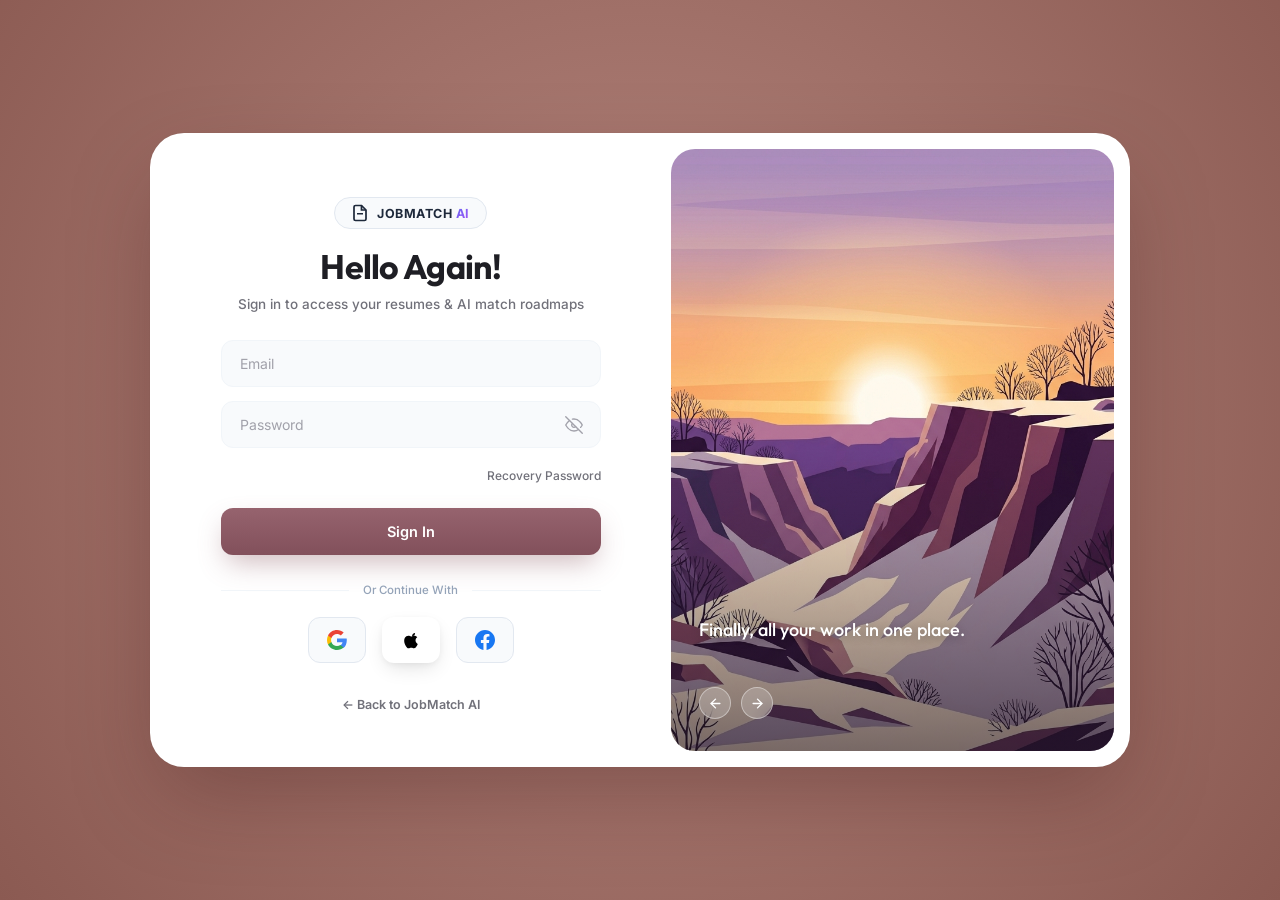
<file: src/main/resources/static/login.html>
<!DOCTYPE html>
<html lang="en">
<head>
  <meta charset="UTF-8" />
  <meta name="viewport" content="width=device-width, initial-scale=1.0" />
  <title>Sign In — JobMatch AI</title>
  <meta name="description" content="Sign in to your JobMatch AI account to sync resumes, match history, and skill gap roadmaps." />
  
  <!-- Google Fonts: Inter & Outfit -->
  <link rel="preconnect" href="https://fonts.googleapis.com" />
  <link rel="preconnect" href="https://fonts.gstatic.com" crossorigin />
  <link href="https://fonts.googleapis.com/css2?family=Inter:wght@300;400;500;600;700&family=Outfit:wght@400;500;600;700;800&display=swap" rel="stylesheet" />
  
  <link rel="stylesheet" href="css/login.css" />
</head>
<body>
  <div class="login-page-wrapper">
    <!-- Center Authentication Card -->
    <div class="auth-card">
      
      <!-- Left Side: Form Controls -->
      <div class="auth-form-column">
        
        <div class="auth-brand-row">
          <div class="auth-brand-badge">
            <svg width="18" height="18" viewBox="0 0 24 24" fill="none" stroke="currentColor" stroke-width="2.3">
              <path d="M14 2H6a2 2 0 0 0-2 2v16a2 2 0 0 0 2 2h12a2 2 0 0 0 2-2V8z"></path>
              <polyline points="14 2 14 8 20 8"></polyline>
              <line x1="16" y1="13" x2="8" y2="13"></line>
            </svg>
            <span>JOBMATCH <strong>AI</strong></span>
          </div>
        </div>

        <div class="auth-header">
          <h1 class="auth-title">Hello Again!</h1>
          <p class="auth-subtitle">Sign in to access your resumes &amp; AI match roadmaps</p>
        </div>

        <form class="login-form" id="login-form" onsubmit="event.preventDefault(); handleLogin();">
          
          <!-- Email Field -->
          <div class="input-field-group">
            <input 
              type="email" 
              id="login-email" 
              class="pill-input" 
              placeholder="Email" 
              required 
              autocomplete="email"
            />
          </div>

          <!-- Password Field with Visibility Toggle -->
          <div class="input-field-group password-group">
            <input 
              type="password" 
              id="login-password" 
              class="pill-input" 
              placeholder="Password" 
              required 
              autocomplete="current-password"
            />
            <button 
              type="button" 
              class="password-toggle-btn" 
              id="password-toggle-btn" 
              aria-label="Toggle password visibility"
            >
              <!-- Eye Slash Icon (Default hidden) -->
              <svg class="eye-icon eye-off" width="18" height="18" viewBox="0 0 24 24" fill="none" stroke="currentColor" stroke-width="1.8" stroke-linecap="round" stroke-linejoin="round">
                <path d="M17.94 17.94A10.07 10.07 0 0 1 12 20c-7 0-11-8-11-8a18.45 18.45 0 0 1 5.06-5.94M9.9 4.24A9.12 9.12 0 0 1 12 4c7 0 11 8 11 8a18.5 18.5 0 0 1-2.16 3.19m-6.72-1.07a3 3 0 1 1-4.24-4.24"></path>
                <line x1="1" y1="1" x2="23" y2="23"></line>
              </svg>
              <!-- Eye Open Icon -->
              <svg class="eye-icon eye-on hidden" width="18" height="18" viewBox="0 0 24 24" fill="none" stroke="currentColor" stroke-width="1.8" stroke-linecap="round" stroke-linejoin="round">
                <path d="M1 12s4-8 11-8 11 8 11 8-4 8-11 8-11-8-11-8z"></path>
                <circle cx="12" cy="12" r="3"></circle>
              </svg>
            </button>
          </div>

          <!-- Recovery Password Link -->
          <div class="recovery-row">
            <a href="#" class="recovery-link" id="recovery-link">Recovery Password</a>
          </div>

          <!-- Sign In Button -->
          <button type="submit" class="btn-sign-in" id="sign-in-btn">
            <span>Sign In</span>
          </button>

          <!-- Divider -->
          <div class="divider-row">
            <span class="divider-text">Or continue with</span>
          </div>

          <!-- Social Login Buttons -->
          <div class="social-login-row">
            <!-- Google -->
            <button type="button" class="social-btn btn-google" id="social-google" title="Sign in with Google">
              <svg width="20" height="20" viewBox="0 0 24 24">
                <path fill="#4285F4" d="M23.745 12.27c0-.7-.06-1.4-.19-2.07H12v4.51h6.6c-.29 1.52-1.14 2.82-2.4 3.68v3.05h3.88c2.27-2.09 3.665-5.17 3.665-9.17z"/>
                <path fill="#34A853" d="M12 24c3.24 0 5.95-1.08 7.93-2.91l-3.88-3.05c-1.08.72-2.45 1.16-4.05 1.16-3.12 0-5.77-2.1-6.72-4.93H1.25v3.15C3.26 21.36 7.34 24 12 24z"/>
                <path fill="#FBBC05" d="M5.28 14.27c-.25-.72-.38-1.49-.38-2.27s.13-1.55.38-2.27V6.58H1.25C.45 8.18 0 9.99 0 12s.45 3.82 1.25 5.42l4.03-3.15z"/>
                <path fill="#EA4335" d="M12 4.75c1.77 0 3.35.61 4.6 1.8l3.42-3.42C17.95 1.19 15.24 0 12 0 7.34 0 3.26 2.64 1.25 6.58l4.03 3.15c.95-2.83 3.6-4.98 6.72-4.98z"/>
              </svg>
            </button>

            <!-- Apple (Elevated Card in screenshot) -->
            <button type="button" class="social-btn btn-apple elevated" id="social-apple" title="Sign in with Apple">
              <svg width="20" height="20" viewBox="0 0 24 24" fill="#000000">
                <path d="M18.71 19.5c-.83 1.24-1.71 2.45-3.05 2.47-1.34.03-1.77-.79-3.29-.79-1.53 0-2 .77-3.27.82-1.31.05-2.3-1.32-3.14-2.53C4.25 17 2.94 12.45 4.7 9.39c.87-1.52 2.43-2.48 4.12-2.51 1.28-.02 2.5.87 3.29.87.78 0 2.26-1.07 3.81-.91.65.03 2.47.26 3.64 1.98-.09.06-2.17 1.28-2.15 3.81.03 3.02 2.65 4.03 2.68 4.04-.03.07-.42 1.44-1.38 2.83M15.97 6.37c.61-.75 1.04-1.8 0.92-2.87-.9.04-2 .6-2.65 1.35-.55.63-1.03 1.68-.9 2.71 1 .08 2.02-.44 2.63-1.19z"/>
              </svg>
            </button>

            <!-- Facebook -->
            <button type="button" class="social-btn btn-facebook" id="social-facebook" title="Sign in with Facebook">
              <svg width="20" height="20" viewBox="0 0 24 24" fill="#1877F2">
                <path d="M24 12.073c0-6.627-5.373-12-12-12s-12 5.373-12 12c0 5.99 4.388 10.954 10.125 11.854v-8.385H7.078v-3.47h3.047V9.43c0-3.007 1.792-4.669 4.533-4.669 1.312 0 2.686.235 2.686.235v2.953H15.83c-1.491 0-1.956.925-1.956 1.874v2.25h3.328l-.532 3.47h-2.796v8.385C19.612 23.027 24 18.062 24 12.073z"/>
              </svg>
            </button>
          </div>

          <!-- Back to Matcher link -->
          <div class="back-link-row">
            <a href="index.html" class="back-home-link">
              <span>← Back to JobMatch AI</span>
            </a>
          </div>

        </form>
      </div>

      <!-- Right Side: Serene Landscape Artwork Carousel -->
      <div class="auth-visual-column">
        <div class="scenic-art-card">
          <img 
            src="images/login-landscape.jpg" 
            alt="Scenic mountain sunset winter landscape" 
            class="scenic-bg-img"
            id="scenic-img"
          />
          
          <div class="scenic-overlay-gradient"></div>

          <!-- Floating Caption & Carousel Controls -->
          <div class="scenic-caption-container">
            <p class="scenic-quote" id="scenic-quote-text">
              Finally, all your work in one place.
            </p>

            <div class="carousel-nav-arrows">
              <button type="button" class="carousel-btn" id="carousel-prev" aria-label="Previous quote">
                <svg width="15" height="15" viewBox="0 0 24 24" fill="none" stroke="currentColor" stroke-width="2.2" stroke-linecap="round" stroke-linejoin="round">
                  <line x1="19" y1="12" x2="5" y2="12"></line>
                  <polyline points="12 19 5 12 12 5"></polyline>
                </svg>
              </button>
              <button type="button" class="carousel-btn" id="carousel-next" aria-label="Next quote">
                <svg width="15" height="15" viewBox="0 0 24 24" fill="none" stroke="currentColor" stroke-width="2.2" stroke-linecap="round" stroke-linejoin="round">
                  <line x1="5" y1="12" x2="19" y2="12"></line>
                  <polyline points="12 5 19 12 12 19"></polyline>
                </svg>
              </button>
            </div>
          </div>
        </div>
      </div>

    </div>
  </div>

  <script>
    // Password Visibility Toggle
    const passwordInput = document.getElementById('login-password');
    const passwordToggleBtn = document.getElementById('password-toggle-btn');
    const eyeOff = passwordToggleBtn.querySelector('.eye-off');
    const eyeOn = passwordToggleBtn.querySelector('.eye-on');

    passwordToggleBtn.addEventListener('click', () => {
      const isPassword = passwordInput.type === 'password';
      passwordInput.type = isPassword ? 'text' : 'password';
      eyeOff.classList.toggle('hidden', isPassword);
      eyeOn.classList.toggle('hidden', !isPassword);
    });

    // Carousel Quotes Transition
    const quotes = [
      "Finally, all your work in one place.",
      "Match your resume to your dream job in seconds.",
      "AI-powered skill gap roadmaps for your engineering career.",
      "Neural ATS scoring with Apache PDFBox precision."
    ];
    let currentQuoteIndex = 0;
    const quoteElem = document.getElementById('scenic-quote-text');
    const prevBtn = document.getElementById('carousel-prev');
    const nextBtn = document.getElementById('carousel-next');

    function updateQuote(index) {
      quoteElem.style.opacity = '0';
      quoteElem.style.transform = 'translateY(6px)';
      setTimeout(() => {
        quoteElem.textContent = quotes[index];
        quoteElem.style.opacity = '1';
        quoteElem.style.transform = 'translateY(0)';
      }, 200);
    }

    prevBtn.addEventListener('click', () => {
      currentQuoteIndex = (currentQuoteIndex - 1 + quotes.length) % quotes.length;
      updateQuote(currentQuoteIndex);
    });

    nextBtn.addEventListener('click', () => {
      currentQuoteIndex = (currentQuoteIndex + 1) % quotes.length;
      updateQuote(currentQuoteIndex);
    });

    // Form Submission / Auth Simulation
    function handleLogin() {
      const email = document.getElementById('login-email').value;
      const btn = document.getElementById('sign-in-btn');
      btn.innerHTML = '<span>Signing In...</span>';
      btn.disabled = true;

      setTimeout(() => {
        alert(`Welcome back, ${email}! Redirecting to Matcher Console.`);
        window.location.href = 'index.html#workspace';
      }, 700);
    }

    // Social Button Feedbacks
    document.querySelectorAll('.social-btn').forEach(btn => {
      btn.addEventListener('click', () => {
        const provider = btn.id.replace('social-', '');
        alert(`Redirecting to ${provider.toUpperCase()} OAuth authentication...`);
      });
    });

    document.getElementById('recovery-link').addEventListener('click', (e) => {
      e.preventDefault();
      const email = document.getElementById('login-email').value || 'your registered email';
      alert(`Password reset instructions have been sent to ${email}`);
    });
  </script>
</body>
</html>
</file>
<file: src/main/resources/static/css/login.css>
/* ==========================================================================
   JobMatch AI — Premium Sign-In Template
   Faithfully inspired by the uploaded warm editorial reference template
   ========================================================================== */

:root {
  /* Warm Mauve/Caramel Ambient Background Palette */
  --ambient-bg-center: #b4857d;
  --ambient-bg-edge: #8b5a52;
  
  /* Card Tokens */
  --card-bg: #ffffff;
  --card-radius: 34px;
  --card-shadow: 0 35px 90px -15px rgba(60, 20, 20, 0.35), 0 0 1px rgba(0, 0, 0, 0.1);

  /* Primary Accent: Dusty Rose / Plum */
  --accent-plum: #8d5d67;
  --accent-plum-hover: #7b4e57;
  --accent-plum-gradient: linear-gradient(180deg, #96636e 0%, #82505b 100%);
  --accent-plum-shadow: 0 12px 28px -6px rgba(141, 93, 103, 0.45);

  /* Inputs & Grays */
  --input-bg: #f8fafc;
  --input-border: #f1f5f9;
  --input-focus-border: #8d5d67;
  --text-dark: #1e1e24;
  --text-muted: #71717a;
  --text-subtle: #94a3b8;

  /* Fonts */
  --font-sans: 'Inter', -apple-system, BlinkMacSystemFont, 'Segoe UI', Roboto, sans-serif;
  --font-heading: 'Outfit', var(--font-sans);
}

*, *::before, *::after {
  box-sizing: border-box;
  margin: 0;
  padding: 0;
}

body {
  font-family: var(--font-sans);
  background-color: var(--ambient-bg-edge);
  background-image: radial-gradient(circle at 50% 45%, var(--ambient-bg-center) 0%, var(--ambient-bg-edge) 100%);
  min-height: 100vh;
  display: flex;
  align-items: center;
  justify-content: center;
  padding: 24px;
  color: var(--text-dark);
}

.login-page-wrapper {
  width: 100%;
  max-width: 980px;
  display: flex;
  justify-content: center;
  align-items: center;
}

/* -------------------------------------------------------------
   Main Auth Card
   ------------------------------------------------------------- */
.auth-card {
  background-color: var(--card-bg);
  border-radius: var(--card-radius);
  box-shadow: var(--card-shadow);
  width: 100%;
  display: grid;
  grid-template-columns: 1.05fr 0.95fr;
  padding: 16px;
  gap: 16px;
  position: relative;
  overflow: hidden;
  align-items: stretch;
}

/* -------------------------------------------------------------
   Left Column: Form Side
   ------------------------------------------------------------- */
.auth-form-column {
  padding: 48px 44px 38px 44px;
  display: flex;
  flex-direction: column;
  justify-content: center;
}

.auth-brand-row {
  display: flex;
  justify-content: center;
  margin-bottom: 16px;
}

.auth-brand-badge {
  display: inline-flex;
  align-items: center;
  gap: 8px;
  background: #f8fafc;
  border: 1px solid #e2e8f0;
  padding: 6px 16px;
  border-radius: 9999px;
  font-size: 12.5px;
  font-weight: 700;
  letter-spacing: 0.04em;
  color: #1e293b;
}

.auth-brand-badge strong {
  background: linear-gradient(135deg, #6366f1, #a855f7);
  -webkit-background-clip: text;
  -webkit-text-fill-color: transparent;
}

.auth-header {
  text-align: center;
  margin-bottom: 28px;
}

.auth-title {
  font-family: var(--font-heading);
  font-size: 34px;
  font-weight: 700;
  letter-spacing: -0.02em;
  color: var(--text-dark);
}

.auth-subtitle {
  font-size: 13.5px;
  font-weight: 500;
  color: var(--text-muted);
  margin-top: 8px;
}

/* Form Controls */
.login-form {
  display: flex;
  flex-direction: column;
  width: 100%;
  max-width: 380px;
  margin: 0 auto;
}

.input-field-group {
  margin-bottom: 14px;
  position: relative;
}

.pill-input {
  width: 100%;
  background-color: var(--input-bg);
  border: 1.5px solid var(--input-border);
  border-radius: 12px;
  padding: 14px 18px;
  font-size: 14px;
  font-family: var(--font-sans);
  color: var(--text-dark);
  transition: all 0.2s ease;
}

.pill-input::placeholder {
  color: #a1a1aa;
}

.pill-input:focus {
  outline: none;
  background-color: #ffffff;
  border-color: var(--input-focus-border);
  box-shadow: 0 0 0 4px rgba(141, 93, 103, 0.12);
}

/* Password Toggle Eye Icon */
.password-group {
  display: flex;
  align-items: center;
}

.password-toggle-btn {
  position: absolute;
  right: 14px;
  background: transparent;
  border: none;
  color: #a1a1aa;
  cursor: pointer;
  display: flex;
  align-items: center;
  justify-content: center;
  padding: 4px;
  transition: color 0.2s ease;
}

.password-toggle-btn:hover {
  color: var(--accent-plum);
}

/* Recovery Password Link */
.recovery-row {
  text-align: right;
  margin-top: 2px;
  margin-bottom: 24px;
}

.recovery-link {
  font-size: 12px;
  font-weight: 500;
  color: var(--text-muted);
  text-decoration: none;
  transition: color 0.2s ease;
}

.recovery-link:hover {
  color: var(--accent-plum);
}

/* Sign In Button */
.btn-sign-in {
  background: var(--accent-plum);
  background-image: var(--accent-plum-gradient);
  color: #ffffff;
  border: none;
  border-radius: 12px;
  padding: 15px;
  font-family: var(--font-sans);
  font-size: 14.5px;
  font-weight: 600;
  cursor: pointer;
  box-shadow: var(--accent-plum-shadow);
  transition: transform 0.15s ease, box-shadow 0.2s ease, background-color 0.2s ease;
  width: 100%;
  display: flex;
  align-items: center;
  justify-content: center;
}

.btn-sign-in:hover {
  transform: translateY(-1px);
  box-shadow: 0 16px 32px -6px rgba(141, 93, 103, 0.55);
}

.btn-sign-in:active {
  transform: translateY(0);
}

/* Divider: Or continue with */
.divider-row {
  display: flex;
  align-items: center;
  margin: 28px 0 20px 0;
  text-align: center;
}

.divider-row::before,
.divider-row::after {
  content: '';
  flex: 1;
  height: 1px;
  background-color: #f1f5f9;
}

.divider-text {
  font-size: 11.5px;
  color: #94a3b8;
  font-weight: 500;
  padding: 0 14px;
  text-transform: capitalize;
}

/* Social Buttons Row */
.social-login-row {
  display: flex;
  align-items: center;
  justify-content: center;
  gap: 16px;
  margin-bottom: 24px;
}

.social-btn {
  width: 58px;
  height: 46px;
  border-radius: 12px;
  background-color: #f8fafc;
  border: 1px solid #e2e8f0;
  display: flex;
  align-items: center;
  justify-content: center;
  cursor: pointer;
  transition: all 0.2s cubic-bezier(0.16, 1, 0.3, 1);
}

.social-btn:hover {
  transform: translateY(-2px);
  border-color: #cbd5e1;
  background-color: #ffffff;
}

/* Elevated Apple Button (as featured in screenshot) */
.social-btn.elevated {
  background-color: #ffffff;
  border-color: transparent;
  box-shadow: 0 8px 20px -4px rgba(0, 0, 0, 0.12), 0 2px 6px -1px rgba(0, 0, 0, 0.06);
}

.social-btn.elevated:hover {
  box-shadow: 0 12px 24px -4px rgba(0, 0, 0, 0.18);
}

/* Back Link */
.back-link-row {
  text-align: center;
  margin-top: 6px;
}

.back-home-link {
  font-size: 12.5px;
  font-weight: 600;
  color: #71717a;
  text-decoration: none;
  transition: color 0.2s ease;
}

.back-home-link:hover {
  color: var(--accent-plum);
}

/* -------------------------------------------------------------
   Right Column: Scenic Landscape Art & Carousel
   ------------------------------------------------------------- */
.auth-visual-column {
  position: relative;
  display: flex;
}

.scenic-art-card {
  width: 100%;
  height: 100%;
  min-height: 520px;
  border-radius: 24px;
  overflow: hidden;
  position: relative;
  display: flex;
  flex-direction: column;
  justify-content: flex-end;
  padding: 32px 28px;
}

.scenic-bg-img {
  position: absolute;
  top: 0;
  left: 0;
  width: 100%;
  height: 100%;
  object-fit: cover;
  object-position: center;
  z-index: 1;
  transition: transform 0.6s cubic-bezier(0.16, 1, 0.3, 1);
}

.scenic-art-card:hover .scenic-bg-img {
  transform: scale(1.02);
}

.scenic-overlay-gradient {
  position: absolute;
  bottom: 0;
  left: 0;
  right: 0;
  height: 50%;
  background: linear-gradient(to top, rgba(30, 20, 35, 0.6) 0%, transparent 100%);
  z-index: 2;
  pointer-events: none;
}

/* Floating Caption & Carousel Buttons */
.scenic-caption-container {
  position: relative;
  z-index: 5;
  color: #ffffff;
}

.scenic-quote {
  font-family: var(--font-heading);
  font-size: 18px;
  font-weight: 500;
  line-height: 1.4;
  color: #ffffff;
  text-shadow: 0 2px 10px rgba(0, 0, 0, 0.3);
  margin-bottom: 22px;
  min-height: 48px;
  transition: opacity 0.25s ease, transform 0.25s ease;
}

.carousel-nav-arrows {
  display: flex;
  align-items: center;
  gap: 10px;
}

.carousel-btn {
  width: 32px;
  height: 32px;
  border-radius: 50%;
  background: rgba(255, 255, 255, 0.2);
  backdrop-filter: blur(8px);
  -webkit-backdrop-filter: blur(8px);
  border: 1px solid rgba(255, 255, 255, 0.4);
  color: #ffffff;
  display: flex;
  align-items: center;
  justify-content: center;
  cursor: pointer;
  transition: all 0.2s ease;
}

.carousel-btn:hover {
  background: rgba(255, 255, 255, 0.4);
  transform: scale(1.08);
}

/* Utilities */
.hidden {
  display: none !important;
}

/* -------------------------------------------------------------
   Responsive Breakpoints
   ------------------------------------------------------------- */
@media (max-width: 860px) {
  .auth-card {
    grid-template-columns: 1fr;
    max-width: 480px;
    padding: 12px;
    border-radius: 28px;
  }

  .auth-form-column {
    padding: 36px 24px 28px 24px;
  }

  .auth-visual-column {
    display: none; /* Hide visual column on mobile or compact screens */
  }

  .auth-title {
    font-size: 28px;
  }
}
</file>
